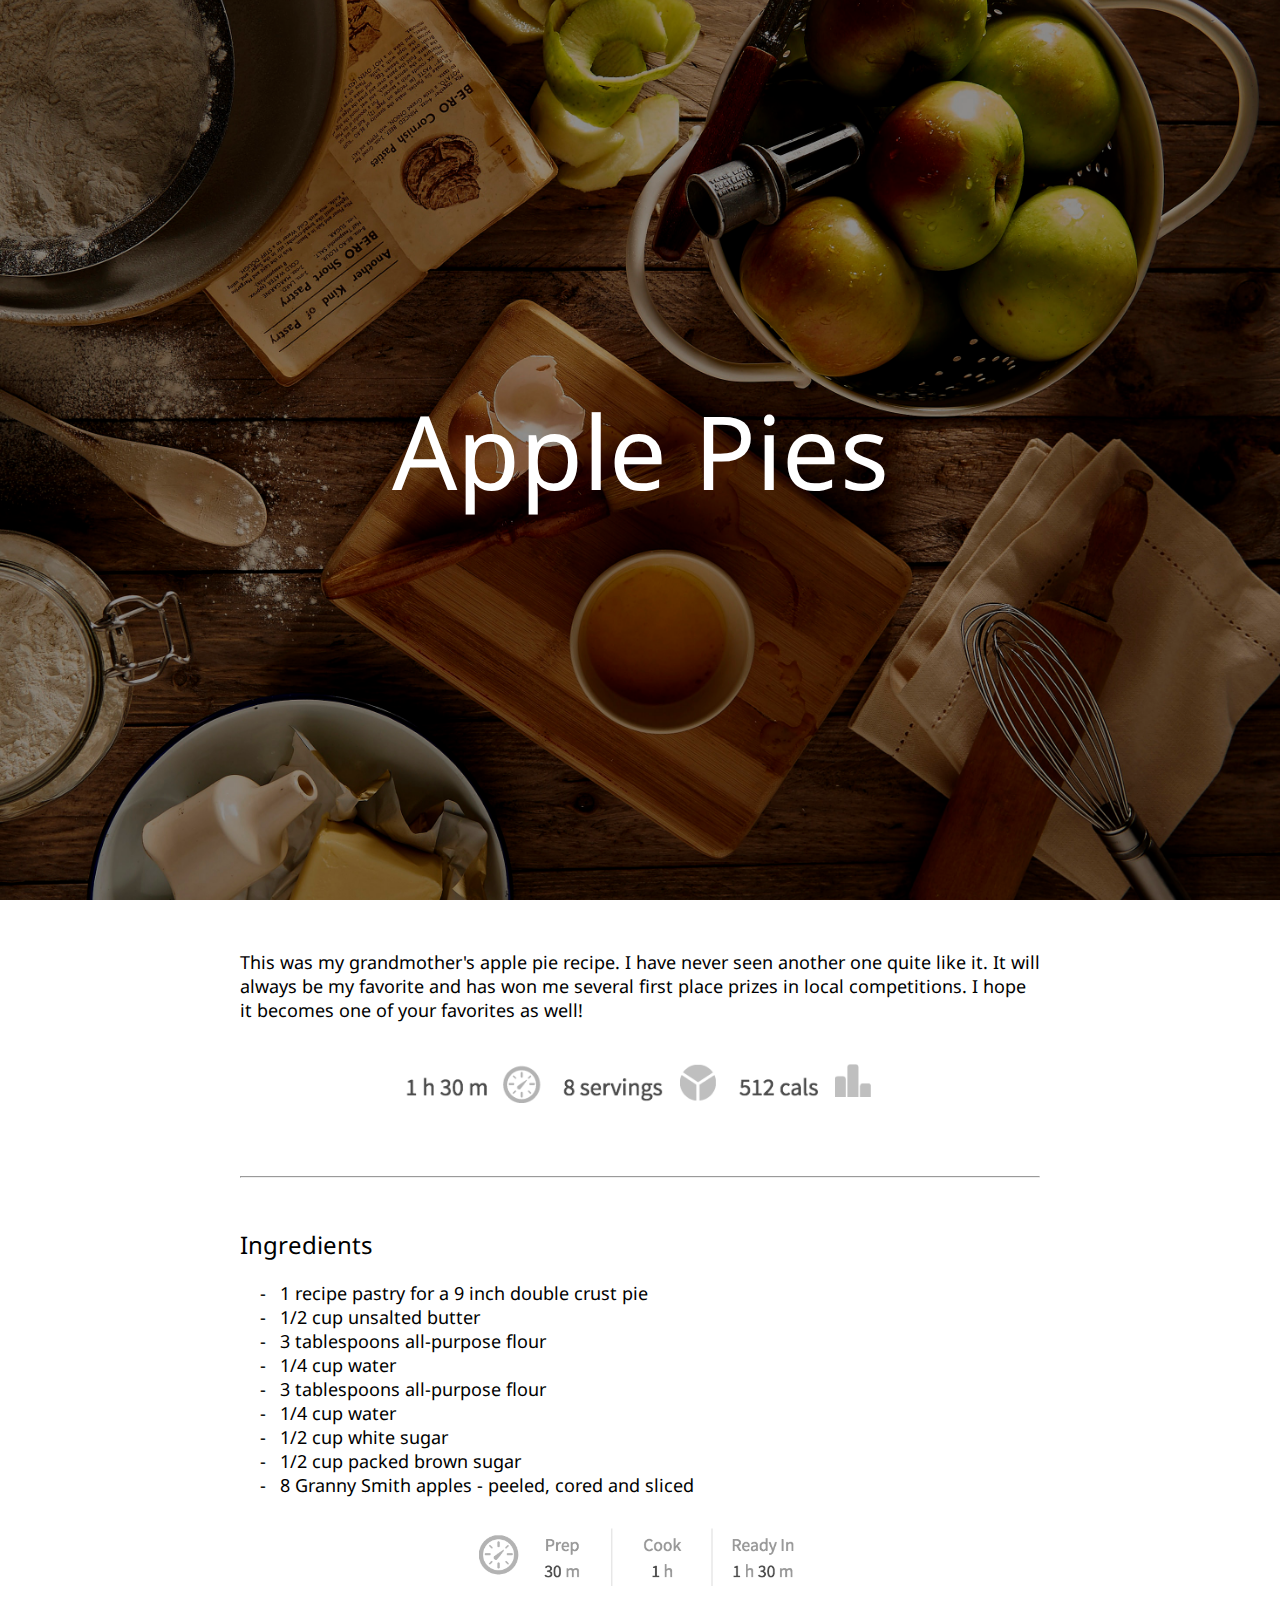
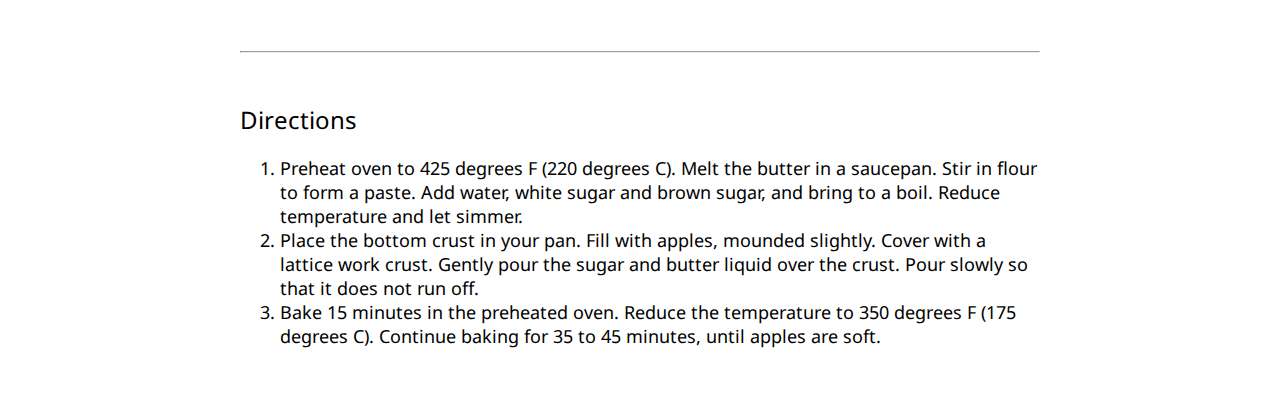
<file: apple-pie/index.html>
<!DOCTYPE html>
<html lang="en">
    <head>
        <meta charset="UTF-8" />
        <meta name="viewport" content="width=device-width, initial-scale=1.0" />
        <title>Apple Pie Recipe</title>
        <link rel="stylesheet" href="/css/style.min.css" />
    </head>

    <body>
        <section class="cover" id="bg-apple-pie">
            <h1>Apple Pies</h1>
        </section>

        <div class="wrapper">
            <main class="container">
                <section class="intro">
                    <p>This was my grandmother's apple pie recipe. I have never seen another one quite like it. It will
                        always be my favorite and has won me several first place prizes in local competitions. I hope it
                        becomes one of your favorites as well!</p>

                    <div class="img-container">
                        <img src="/images/recipe-info-pie.png" alt="Info">
                    </div>

                    <hr />
                </section>

                <section class="content">
                    <h2>Ingredients</h2>

                    <ul>
                        <li>1 recipe pastry for a 9 inch double crust pie</li>
                        <li>1/2 cup unsalted butter</li>
                        <li>3 tablespoons all-purpose flour</li>
                        <li>1/4 cup water</li>
                        <li>3 tablespoons all-purpose flour</li>
                        <li>1/4 cup water</li>
                        <li>1/2 cup white sugar</li>
                        <li>1/2 cup packed brown sugar</li>
                        <li>8 Granny Smith apples - peeled, cored and sliced</li>
                    </ul>

                    <div class="img-container">
                        <img src="/images/cooking-info-pie.png" alt="Cooking information">
                    </div>

                    <hr>
                </section>

                <section class="content">
                    <h2>Directions</h2>

                    <ol>
                        <li>Preheat oven to 425 degrees F (220 degrees C). Melt the butter in a saucepan. Stir in flour
                            to form a paste. Add water,
                            white sugar and brown sugar, and bring to a boil. Reduce temperature and let simmer.</li>
                        <li>Place the bottom crust in your pan. Fill with apples, mounded slightly. Cover with a lattice
                            work crust. Gently pour the
                            sugar and butter liquid over the crust. Pour slowly so that it does not run off.</li>
                        <li>Bake 15 minutes in the preheated oven. Reduce the temperature to 350 degrees F (175 degrees
                            C). Continue baking for 35
                            to 45 minutes, until apples are soft.</li>
                    </ol>
                </section>
            </main>
        </div>
    </body>
</html>
</file>
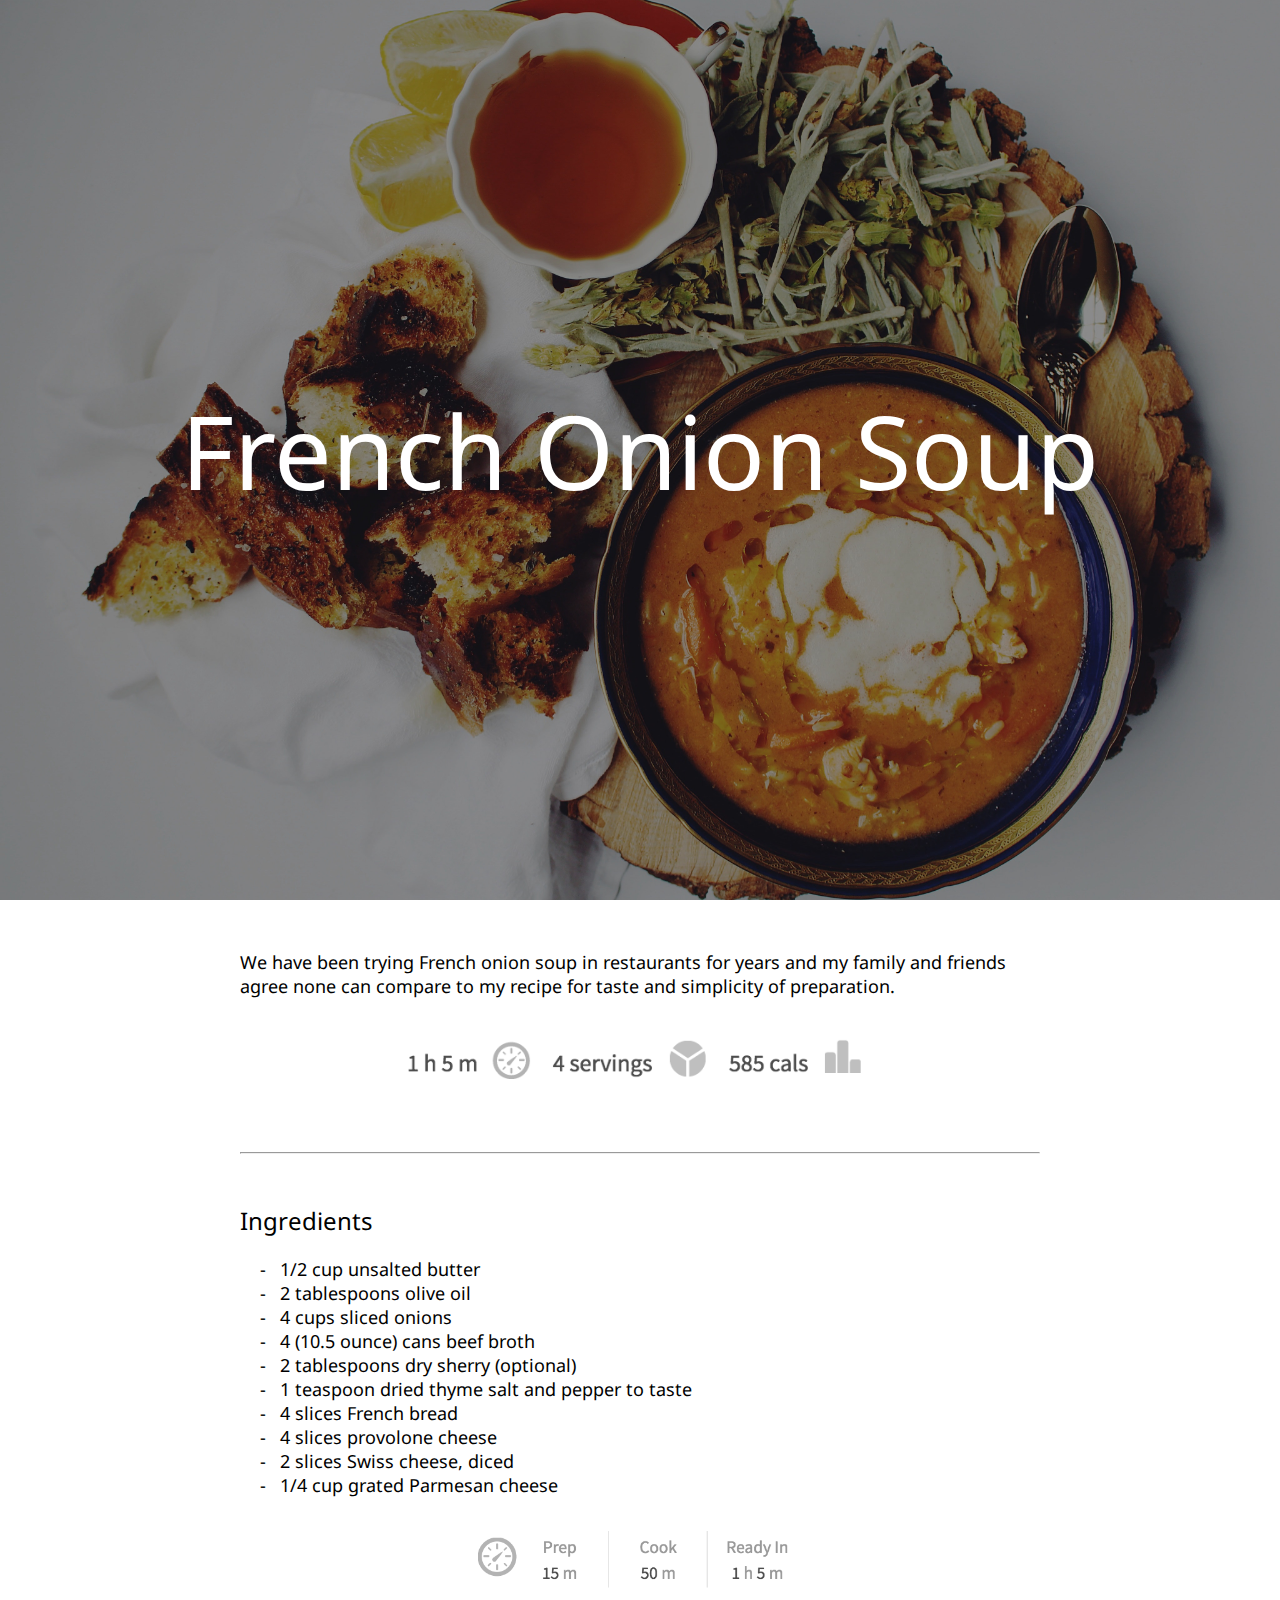
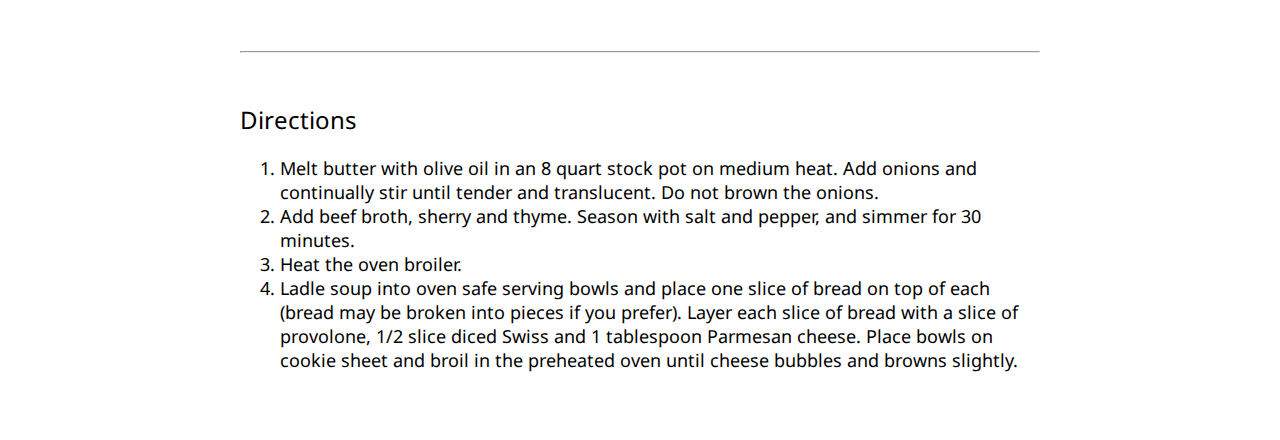
<file: french-soup/index.html>
<!DOCTYPE html>
<html lang="en">
    <head>
        <meta charset="UTF-8" />
        <meta name="viewport" content="width=device-width, initial-scale=1.0" />
        <title>French Onion Soup Recipe</title>
        <link rel="stylesheet" href="/css/style.min.css" />
    </head>

    <body>
        <section class="cover" id="bg-onion-soup">
            <h1>French Onion Soup</h1>
        </section>

        <div class="wrapper">
            <main class="container">
                <section class="intro">
                    <p>We have been trying French onion soup in restaurants for years and my family and friends agree
                        none can compare to my recipe for taste and simplicity of preparation.</p>

                    <div class="img-container">
                        <img src="/images/recipe-info-soup.png" alt="Info">
                    </div>

                    <hr />
                </section>

                <section class="content">
                    <h2>Ingredients</h2>

                    <ul>
                        <li>1/2 cup unsalted butter</li>
                        <li>2 tablespoons olive oil</li>
                        <li>4 cups sliced onions</li>
                        <li>4 (10.5 ounce) cans beef broth</li>
                        <li>2 tablespoons dry sherry (optional)</li>
                        <li>1 teaspoon dried thyme salt and pepper to taste</li>
                        <li>4 slices French bread</li>
                        <li>4 slices provolone cheese</li>
                        <li>2 slices Swiss cheese, diced</li>
                        <li>1/4 cup grated Parmesan cheese</li>
                    </ul>

                    

                    <div class="img-container">
                        <img src="/images/cooking-info-soup.png" alt="Cooking information">
                    </div>

                    <hr>
                </section>

                <section class="content">
                    <h2>Directions</h2>

                    <ol>
                        <li>Melt butter with olive oil in an 8 quart stock pot on medium heat. Add onions and
                            continually stir until tender and
                            translucent. Do not brown the onions.</li>
                        <li>Add beef broth, sherry and thyme. Season with salt and pepper, and simmer for 30 minutes.
                        </li>
                        <li>Heat the oven broiler.</li>
                        <li>Ladle soup into oven safe serving bowls and place one slice of bread on top of each (bread
                            may be broken into pieces if
                            you prefer). Layer each slice of bread with a slice of provolone, 1/2 slice diced Swiss and
                            1 tablespoon Parmesan
                            cheese. Place bowls on cookie sheet and broil in the preheated oven until cheese bubbles and
                            browns slightly.</li>
                    </ol>
                </section>
            </main>
        </div>
    </body>
</html>
</file>
<file: css/style.min.css>
@import url("https://fonts.googleapis.com/css2?family=Noto+Sans:wght@400;700&display=swap");*{-webkit-box-sizing:border-box;box-sizing:border-box}html,body,div,span,applet,object,iframe,h1,h2,h3,h4,h5,h6,p,blockquote,pre,a,abbr,acronym,address,big,cite,code,del,dfn,em,img,ins,kbd,q,s,samp,small,strike,strong,sub,sup,tt,var,b,u,i,center,dl,dt,dd,li,fieldset,form,label,legend,table,caption,tbody,tfoot,thead,tr,th,td,article,aside,canvas,details,embed,figure,figcaption,footer,header,hgroup,menu,nav,output,ruby,section,summary,time,mark,audio,video{margin:0;padding:0;border:0;vertical-align:baseline}article,aside,details,figcaption,figure,footer,header,hgroup,menu,nav,section{display:block}body{font-family:var(--font-family);font-size:18px;-webkit-font-smoothing:antialiased;-moz-osx-font-smoothing:grayscale}table{border-collapse:collapse;border-spacing:0}img{max-width:100%}button{cursor:pointer}:root{--margin-xxl: 48px;--margin-xl: 32px;--margin-l: 24px;--margin-m: 16px;--margin-s: 12px;--margin-xs: 8px;--margin-xxs: 4px;--font-family: "Open Sans", sans-serif;--line-height: 1.4;--radius-xl: 16px;--radius-l: 12px;--radius-m: 8px;--radius-s: 4px;--radius-round: 99em;--grid-template: 1fr 600px 1fr;--grid-column: 2;--grid-padding: var(--margin-xxl) 0;--transition-short: all 0.2s ease;--transition-long: all 0.5s ease}@media (max-width: 1024px){:root{--grid-template: 1fr;--grid-column: 1;--grid-padding: var(--margin-xxl) 5vw}}*{outline:none}html,body{font-family:'Noto Sans', sans-serif}#bg-apple-pie{background-image:url("../images/apple-pie.jpg")}#bg-onion-soup{background-image:url("../images/soup.jpg")}.cover{width:100%;height:100vh;display:-webkit-box;display:-webkit-flex;display:-ms-flexbox;display:flex;-webkit-box-align:center;-webkit-align-items:center;-ms-flex-align:center;align-items:center;-webkit-box-pack:center;-webkit-justify-content:center;-ms-flex-pack:center;justify-content:center;background-position:center;-webkit-background-size:cover;background-size:cover;background-attachment:fixed}h1{color:white;font-size:8vw;font-weight:normal}.wrapper{display:-ms-grid;display:grid;-ms-grid-columns:1fr 800px 1fr;grid-template-columns:1fr 800px 1fr;background-color:white;padding:50px 0}.wrapper>*{-ms-grid-column:2;grid-column:2}.img-container{width:100%;display:-webkit-box;display:-webkit-flex;display:-ms-flexbox;display:flex;-webkit-box-pack:center;-webkit-justify-content:center;-ms-flex-pack:center;justify-content:center;margin-top:24px}.img-container img{height:80px;-o-object-fit:contain;object-fit:contain}h2{font-weight:normal;font-size:24px;margin-bottom:20px}hr{margin:50px 0}ul{list-style-type:none}ul li:before{content:"-";position:absolute;margin-left:-20px}.text-left{text-align:left !important}.text-center{text-align:center !important}.text-right{text-align:right !important}.clear-float{float:none !important}.hidden{position:fixed;top:-999em;left:-999em}.no-marg{margin-top:0 !important;margin-bottom:0 !important;margin-right:0 !important;margin-left:0 !important}.no-marg-top{margin-top:0 !important}.no-marg-bottom{margin-bottom:0 !important}.no-marg-left{margin-left:0 !important}.no-marg-right{margin-right:0 !important}.no-padd{padding-top:0 !important;padding-bottom:0 !important;padding-right:0 !important;padding-left:0 !important}.no-padd-top{padding-top:0 !important}.no-padd-bottom{padding-bottom:0 !important}.no-padd-left{padding-left:0 !important}.no-padd-right{padding-right:0 !important}.no-select{-webkit-user-select:none !important;-moz-user-select:none !important;-ms-user-select:none !important;user-select:none !important}.center{display:-webkit-box;display:-webkit-flex;display:-ms-flexbox;display:flex;-webkit-box-align:center;-webkit-align-items:center;-ms-flex-align:center;align-items:center;-webkit-box-pack:center;-webkit-justify-content:center;-ms-flex-pack:center;justify-content:center;-webkit-flex-wrap:nowrap;-ms-flex-wrap:nowrap;flex-wrap:nowrap}
</file>
